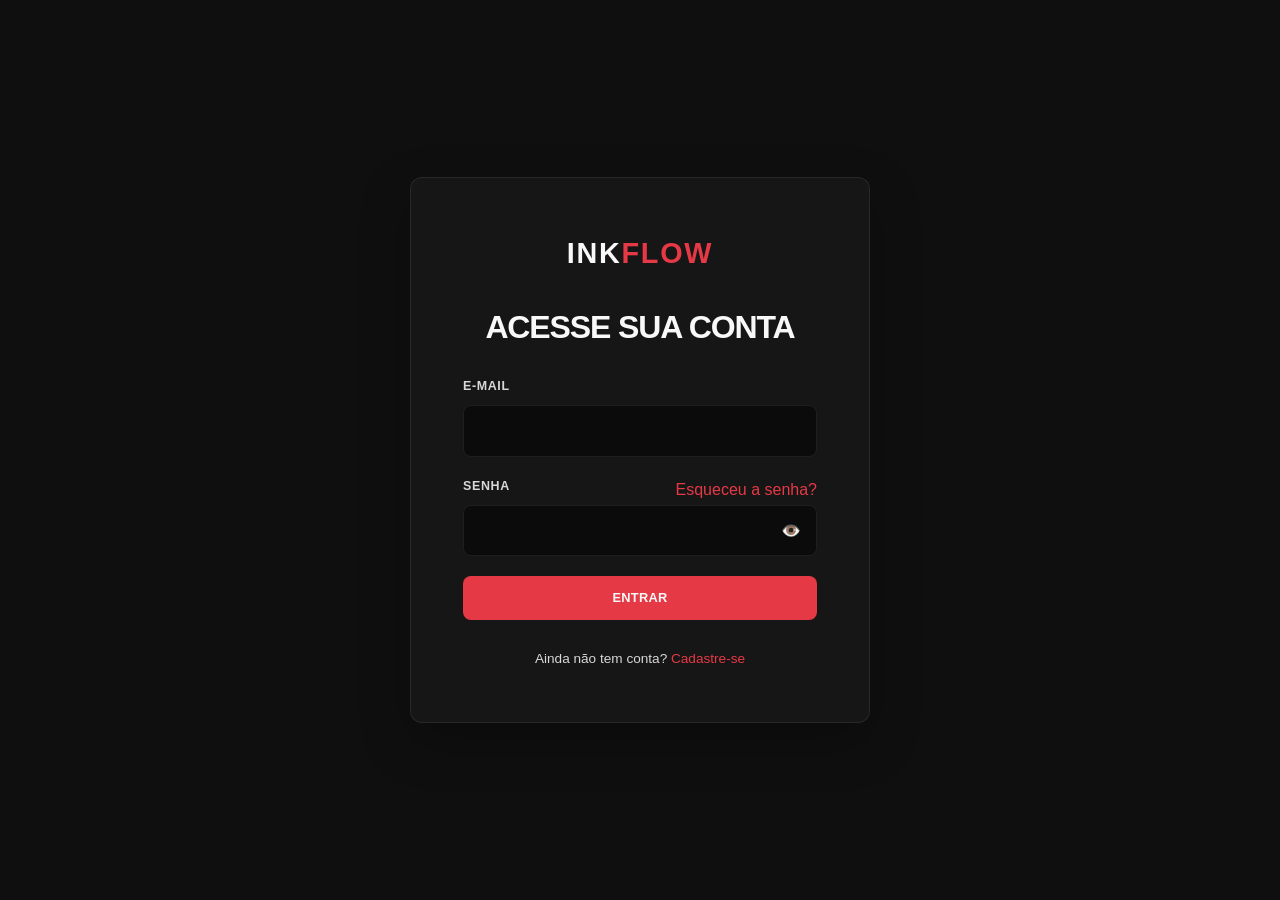
<file: frontend/auth/login/index.html>
<!DOCTYPE html>
<html lang="pt-BR">
<head>
  <meta charset="UTF-8">
  <title>Entrar — InkFlow</title>
  <link rel="stylesheet" href="../../assets/css/style.css">
</head>
<body class="body-auth">
  <main class="auth-card">
    <a href="../../pages/home/index.html" class="auth-card__logo">Ink<span class="logo__highlight">Flow</span></a>
    <h2>Acesse sua conta</h2>
    
    <div id="login-error" class="form-group" style="color: var(--color-danger); text-align: center; font-size: var(--font-size-sm); display: none;"></div>

    <form id="login-form" data-api-endpoint="/api/v1/auth/login">
      <div class="form-group">
        <label for="login-email" class="label">E-mail</label>
        <input type="email" id="login-email" name="email" class="input" required autocomplete="email">
      </div>
      <div class="form-group">
        <div class="label-row">
          <label for="login-password" class="label">Senha</label>
          <a href="#" class="text-sm">Esqueceu a senha?</a>
        </div>
        <div style="position: relative;">
          <input type="password" id="login-password" name="password" class="input" required style="padding-right: 40px;">
          <button type="button" id="toggle-password" style="position: absolute; right: 10px; top: 50%; transform: translateY(-50%); background: none; border: none; cursor: pointer; color: var(--color-text-muted);">👁️</button>
        </div>
      </div>
      <button type="submit" class="btn btn--primary btn--block">Entrar</button>
    </form>

    <div class="auth-card__footer">
      <p>Ainda não tem conta? <a href="../register/index.html">Cadastre-se</a></p>
    </div>
  </main>
  
  <script type="module" src="../../assets/js/login.js"></script>
</body>
</html>
</file>
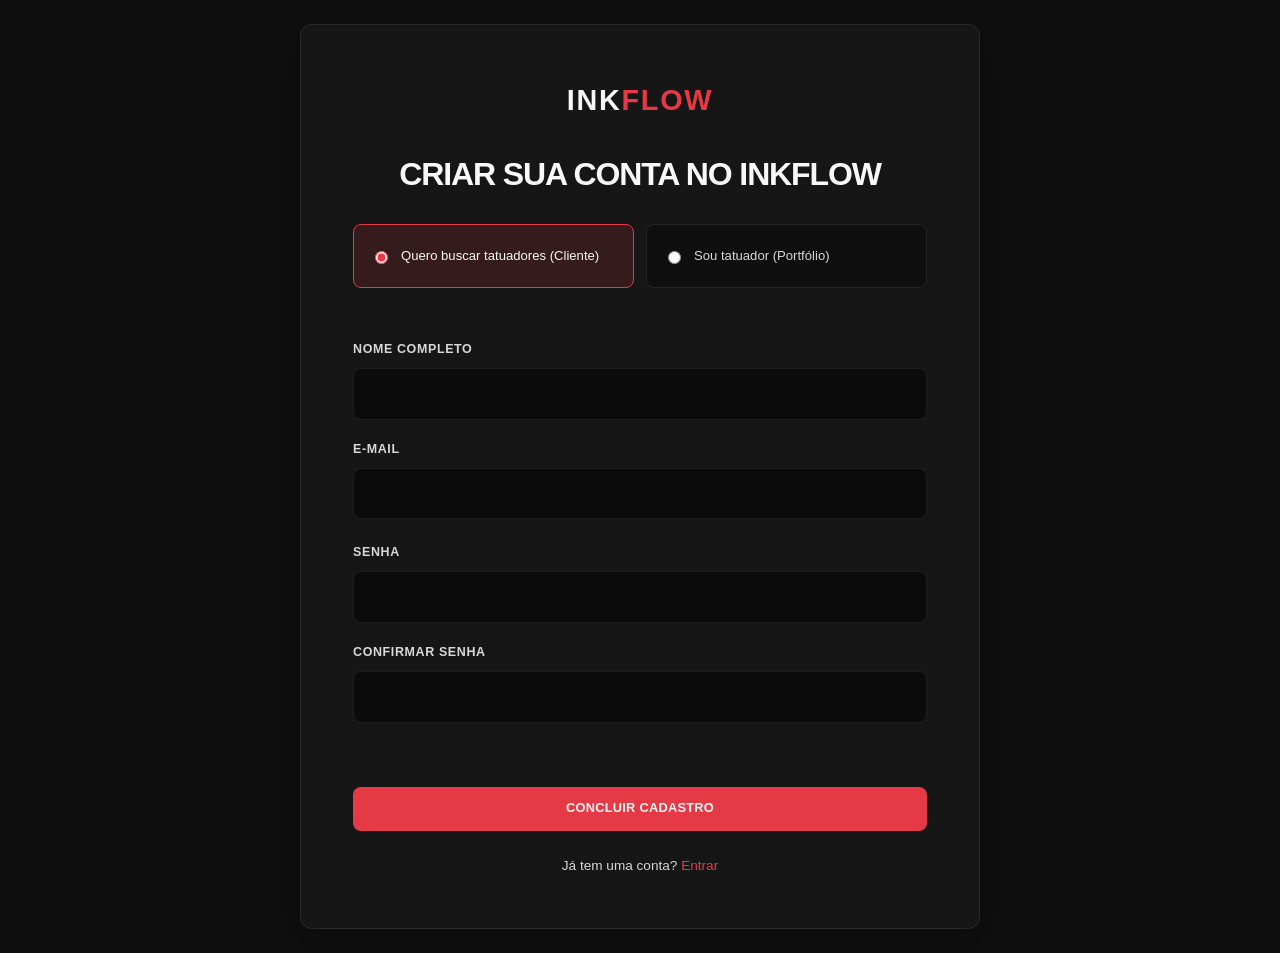
<file: frontend/auth/register/index.html>
<!DOCTYPE html>
<html lang="pt-BR">
<head>
  <meta charset="UTF-8">
  <title>Criar Conta — InkFlow</title>
  <link rel="stylesheet" href="../../assets/css/style.css">
</head>
<body class="body-auth">
  <main class="auth-card auth-card--wide">
    <a href="../../pages/home/index.html" class="auth-card__logo">Ink<span class="logo__highlight">Flow</span></a>
    <h2>Criar sua conta no InkFlow</h2>

    <form id="register-form" data-api-endpoint="/api/v1/auth/register">
      <!-- SELEÇÃO DE TIPO DE CONTA -->
      <div class="role-selector">
        <label class="role-option">
          <input type="radio" name="account_type" value="client" checked>
          <span>Quero buscar tatuadores (Cliente)</span>
        </label>
        <label class="role-option">
          <input type="radio" name="account_type" value="artist">
          <span>Sou tatuador (Portfólio)</span>
        </label>
      </div>
      
      <div id="register-error" class="form-group margin-top-md" style="color: var(--color-danger); text-align: center; font-size: var(--font-size-sm); display: none;"></div>

      <div class="form-grid margin-top-md">
        <div class="form-group">
          <label for="reg-name" class="label">Nome Completo</label>
          <input type="text" id="reg-name" name="name" class="input" required>
        </div>
        <div class="form-group">
          <label for="reg-email" class="label">E-mail</label>
          <input type="email" id="reg-email" name="email" class="input" required>
        </div>
      </div>

      <div class="form-grid">
        <div class="form-group">
          <label for="reg-password" class="label">Senha</label>
          <input type="password" id="reg-password" name="password" class="input" minlength="8" required>
        </div>
        <div class="form-group">
          <label for="reg-password-confirm" class="label">Confirmar Senha</label>
          <input type="password" id="reg-password-confirm" name="password_confirm" class="input" minlength="8" required>
        </div>
      </div>

      <!-- CAMPOS DE ARTISTA (Escondidos por padrão) -->
      <div id="artist-fields" style="display: none; padding-top: 1rem; margin-top: 1rem; border-top: 1px solid var(--color-border);">
        <h3 style="margin-bottom: 1rem; font-size: var(--font-size-md);">Dados do Estúdio</h3>
        <div class="form-grid">
          <div class="form-group">
             <label class="label">Cidade</label>
             <input type="text" name="city" id="reg-city" class="input">
          </div>
          <div class="form-group">
             <label class="label">Estado (UF)</label>
             <input type="text" name="state" id="reg-state" class="input" maxlength="2">
          </div>
        </div>
        
        <div class="form-group">
           <label class="label">Estilos Principais (Selecione até 3)</label>
           <div class="chip-group" id="styles-chips">
              <label class="chip"><input type="checkbox" name="styles[]" value="blackwork"> Blackwork</label>
              <label class="chip"><input type="checkbox" name="styles[]" value="fineline"> Fine Line</label>
              <label class="chip"><input type="checkbox" name="styles[]" value="realismo"> Realismo</label>
              <label class="chip"><input type="checkbox" name="styles[]" value="oldschool"> Old School</label>
              <label class="chip"><input type="checkbox" name="styles[]" value="anime"> Anime</label>
           </div>
        </div>
        
        <div class="form-group">
           <label class="label">Foto de Perfil</label>
           <input type="file" id="reg-avatar" accept="image/*" class="input">
        </div>
      </div>

      <button type="submit" class="btn btn--primary btn--block margin-top-lg">Concluir Cadastro</button>
    </form>
    
    <div class="auth-card__footer margin-top-md text-center">
      <p>Já tem uma conta? <a href="../login/index.html">Entrar</a></p>
    </div>
  </main>
  
  <script type="module" src="../../assets/js/register.js"></script>
</body>
</html>
</file>
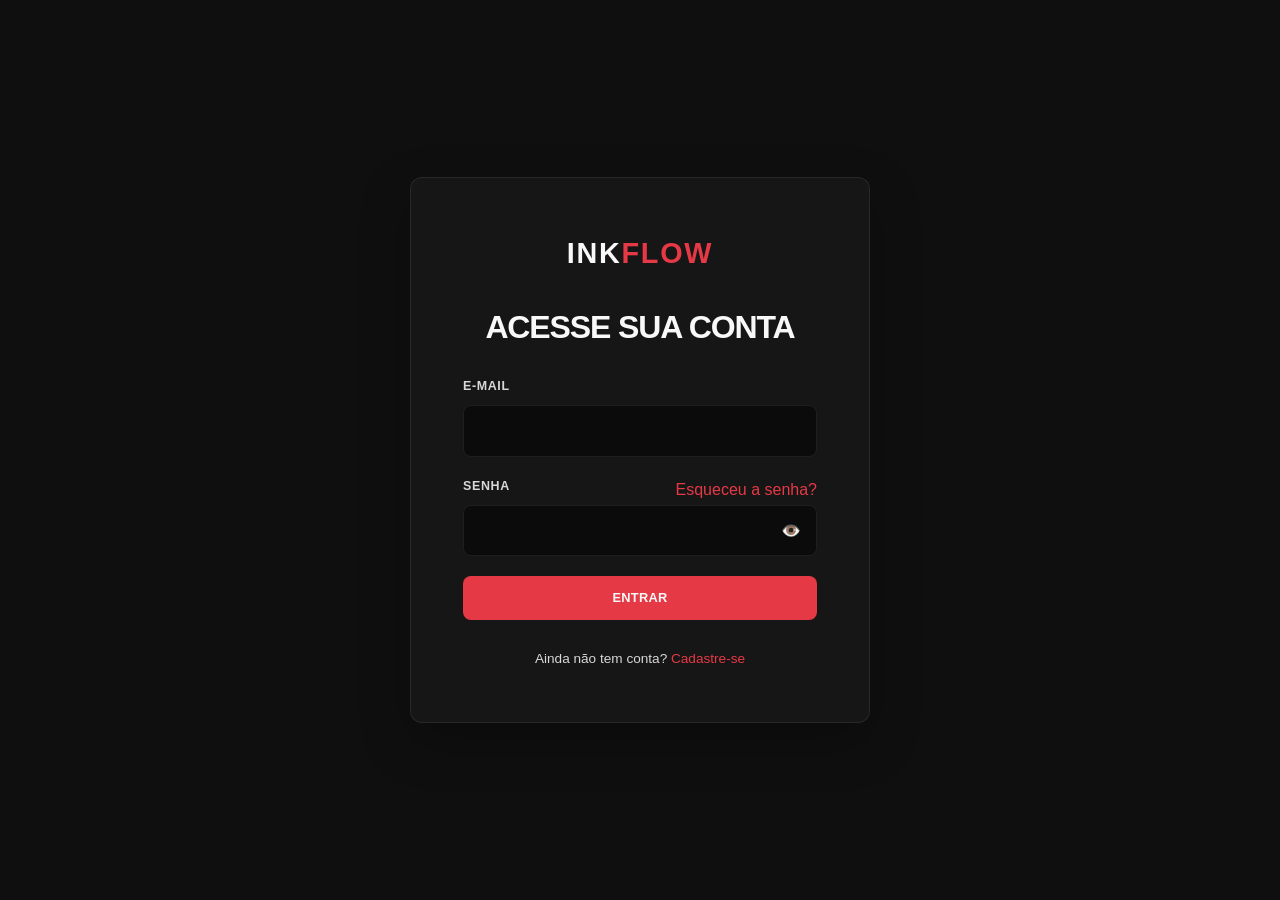
<file: frontend/dashboard/admin/index.html>
<!DOCTYPE html>
<html lang="pt-BR">
<head>
  <meta charset="UTF-8">
  <title>Painel Administrativo — InkFlow</title>
  <link rel="stylesheet" href="../../assets/css/style.css">
</head>
<body>
  <div class="dashboard-layout">
    <aside class="dashboard-sidebar sidebar--admin">
      <a href="../../pages/home/index.html" class="dashboard-sidebar__logo">InkFlow <small>Admin</small></a>
      <nav class="dashboard-nav" id="sidebar-nav">
        <a href="#resumo" class="dashboard-nav__item dashboard-nav__item--active" data-section="resumo">📊 Resumo Geral</a>
        <a href="#usuarios" class="dashboard-nav__item" data-section="usuarios">👥 Usuários</a>
        <a href="#artistas" class="dashboard-nav__item" data-section="artistas">🎨 Artistas</a>
        <a href="#aprovacoes" class="dashboard-nav__item" data-section="aprovacoes">✅ Aprovações</a>
        <a href="#comunidade" class="dashboard-nav__item" data-section="comunidade">💬 Comunidade</a>
      </nav>
    </aside>

    <main class="dashboard-main">
      <header class="dashboard-header" style="display: flex; justify-content: space-between; align-items: center;">
        <h2 id="dashboard-title">Resumo Geral</h2>
        <div class="user-badge" id="user-greeting" style="font-weight: bold;">Olá, Admin</div>
      </header>

      <div class="dashboard-content" id="dashboard-sections">
        
        <!-- RESUMO -->
        <section id="sec-resumo" class="dashboard-section active">
          <div class="grid grid--3-cols">
             <div class="stat-card" style="background: var(--color-bg-tertiary); padding: 1.5rem; border-radius: var(--radius-md);">
               <h4 style="color: var(--color-text-muted);">Total de Usuários</h4>
               <p style="font-size: 2rem; font-weight: bold;" id="stat-users">0</p>
             </div>
             <div class="stat-card" style="background: var(--color-bg-tertiary); padding: 1.5rem; border-radius: var(--radius-md);">
               <h4 style="color: var(--color-text-muted);">Artistas Ativos</h4>
               <p style="font-size: 2rem; font-weight: bold;" id="stat-artists">0</p>
             </div>
             <div class="stat-card" style="background: var(--color-bg-tertiary); padding: 1.5rem; border-radius: var(--radius-md);">
               <h4 style="color: var(--color-text-muted);">Tópicos no Fórum</h4>
               <p style="font-size: 2rem; font-weight: bold;" id="stat-posts">0</p>
             </div>
          </div>
        </section>

        <!-- USUÁRIOS -->
        <section id="sec-usuarios" class="dashboard-section" style="display: none;">
          <div style="display: flex; justify-content: space-between; align-items: center; margin-bottom: 1rem;">
             <h3>Gerenciar Usuários</h3>
             <input type="search" id="search-users" class="input input--search" placeholder="Buscar e-mail..." style="width: 300px;">
          </div>
          <div class="table-responsive">
            <table class="table">
              <thead>
                <tr><th>ID</th><th>Nome</th><th>E-mail</th><th>Papel</th><th>Cadastro</th><th>Ações</th></tr>
              </thead>
              <tbody id="users-table-body"></tbody>
            </table>
          </div>
        </section>

        <!-- ARTISTAS -->
        <section id="sec-artistas" class="dashboard-section" style="display: none;">
          <h3>Todos os Artistas</h3>
          <div class="table-responsive">
            <table class="table">
              <thead>
                <tr><th>Nome</th><th>Cidade/UF</th><th>Estilos</th><th>Verificado</th><th>Ações</th></tr>
              </thead>
              <tbody id="artists-table-body"></tbody>
            </table>
          </div>
        </section>

        <!-- APROVAÇÕES -->
        <section id="sec-aprovacoes" class="dashboard-section" style="display: none;">
          <h3>Tatuadores Pendentes de Verificação</h3>
          <div class="table-responsive">
            <table class="table">
              <thead>
                <tr>
                  <th>Nome</th>
                  <th>E-mail (ID Usuário)</th>
                  <th>Data Registro</th>
                  <th>Ações</th>
                </tr>
              </thead>
              <tbody id="approvals-table-body">
                <!-- Preenchido via JS -->
              </tbody>
            </table>
          </div>
        </section>

        <!-- COMUNIDADE -->
        <section id="sec-comunidade" class="dashboard-section" style="display: none;">
          <h3>Gerenciar Tópicos</h3>
          <div class="table-responsive">
            <table class="table">
              <thead>
                <tr><th>Categoria</th><th>Título</th><th>Autor</th><th>Curtidas</th><th>Ações</th></tr>
              </thead>
              <tbody id="posts-table-body"></tbody>
            </table>
          </div>
        </section>

      </div>
    </main>
  </div>

  <script type="module" src="../../assets/js/dashboard-admin.js"></script>
</body>
</html>
</file>
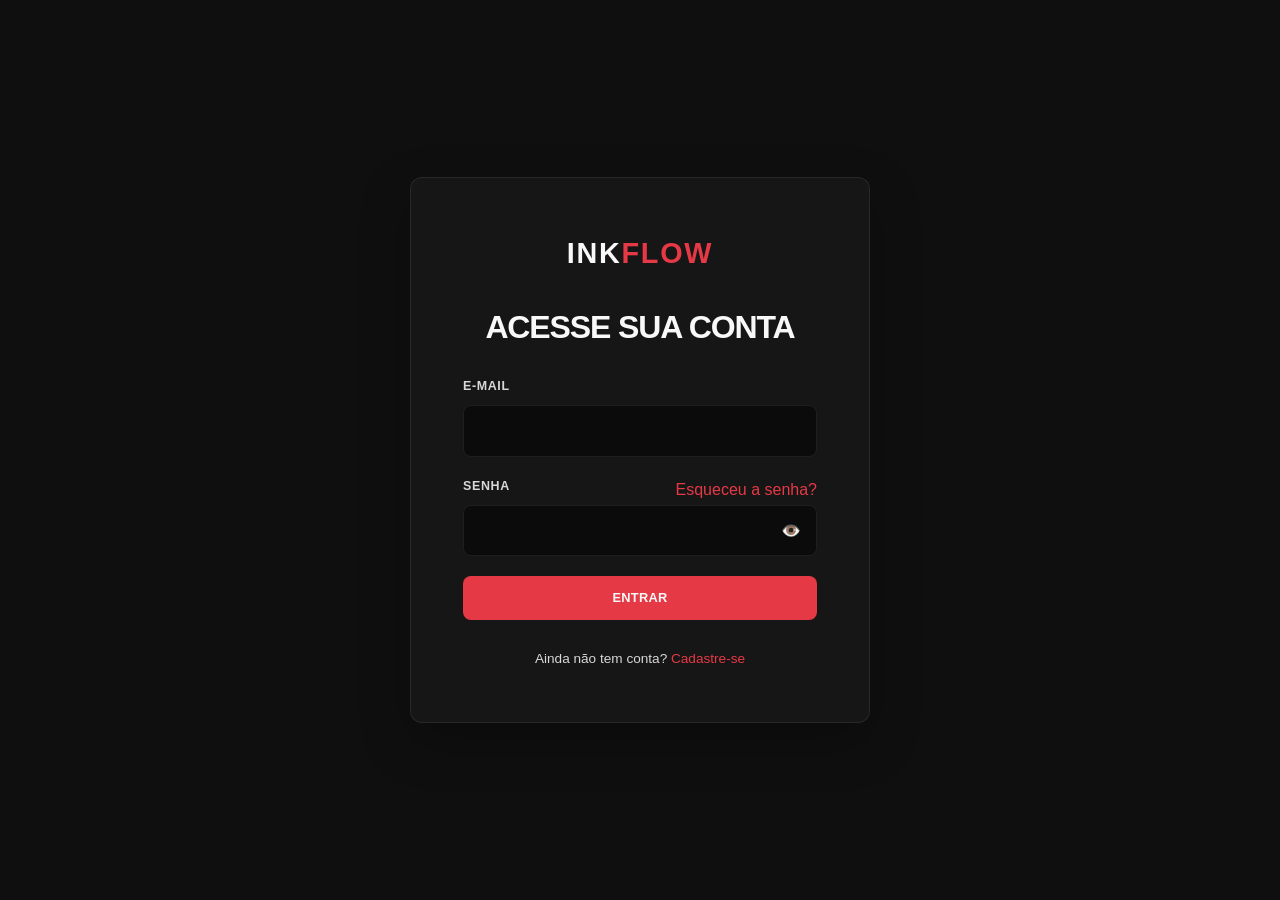
<file: frontend/dashboard/artist/index.html>
<!DOCTYPE html>
<html lang="pt-BR">
<head>
  <meta charset="UTF-8">
  <title>Painel do Tatuador — InkFlow Pro</title>
  <link rel="stylesheet" href="../../assets/css/style.css">
</head>
<body>
  <div class="dashboard-layout">
    <aside class="dashboard-sidebar">
      <a href="../../pages/home/index.html" class="dashboard-sidebar__logo">InkFlow <small>Pro</small></a>
      <nav class="dashboard-nav" id="sidebar-nav">
        <a href="#resumo" class="dashboard-nav__item dashboard-nav__item--active" data-section="resumo">📊 Resumo</a>
        <a href="#portfolio" class="dashboard-nav__item" data-section="portfolio">🖼️ Portfólio</a>
        <a href="#agenda" class="dashboard-nav__item" data-section="agenda">📅 Agenda</a>
        <a href="#solicitacoes" class="dashboard-nav__item" data-section="solicitacoes">📥 Solicitações</a>
        <a href="#mensagens" class="dashboard-nav__item" data-section="mensagens">💬 Mensagens</a>
        <a href="#clientes" class="dashboard-nav__item" data-section="clientes">👥 Clientes</a>
        <a href="#avaliacoes" class="dashboard-nav__item" data-section="avaliacoes">⭐ Avaliações</a>
        <a href="#configuracoes" class="dashboard-nav__item" data-section="configuracoes">⚙️ Configurações</a>
      </nav>
    </aside>

    <main class="dashboard-main">
      <header class="dashboard-header" style="display: flex; justify-content: space-between; align-items: center;">
        <h2 id="dashboard-title">Resumo</h2>
        <div style="display: flex; gap: 1rem; align-items: center;">
          <span id="user-greeting">Olá, Artista</span>
          <button class="btn btn--primary" id="btn-upload-work">+ Publicar Arte</button>
        </div>
      </header>

      <div class="dashboard-content" id="dashboard-sections">
        
        <!-- RESUMO -->
        <section id="sec-resumo" class="dashboard-section active">
          <div class="grid grid--4-cols" style="margin-bottom: 2rem;">
             <div class="stat-card" style="background: var(--color-bg-tertiary); padding: 1.5rem; border-radius: var(--radius-md);">
               <h4 style="color: var(--color-text-muted);">Visualizações (mês)</h4>
               <p style="font-size: 2rem; font-weight: bold;" id="stat-views">0</p>
             </div>
             <div class="stat-card" style="background: var(--color-bg-tertiary); padding: 1.5rem; border-radius: var(--radius-md);">
               <h4 style="color: var(--color-text-muted);">Trabalhos</h4>
               <p style="font-size: 2rem; font-weight: bold;" id="stat-works">0</p>
             </div>
             <div class="stat-card" style="background: var(--color-bg-tertiary); padding: 1.5rem; border-radius: var(--radius-md);">
               <h4 style="color: var(--color-text-muted);">Avaliação Média</h4>
               <p style="font-size: 2rem; font-weight: bold; color: var(--color-warning);" id="stat-rating">0.0</p>
             </div>
             <div class="stat-card" style="background: var(--color-bg-tertiary); padding: 1.5rem; border-radius: var(--radius-md);">
               <h4 style="color: var(--color-text-muted);">Novos Orçamentos</h4>
               <p style="font-size: 2rem; font-weight: bold; color: var(--color-success);" id="stat-quotes">0</p>
             </div>
          </div>
        </section>

        <!-- PORTFÓLIO -->
        <section id="sec-portfolio" class="dashboard-section" style="display: none;">
          <div class="grid grid--3-cols" id="portfolio-grid">
            <!-- Tattoos from API -->
          </div>
        </section>

        <!-- AGENDA -->
        <section id="sec-agenda" class="dashboard-section" style="display: none;">
          <h3>Próximas Sessões</h3>
          <div class="table-responsive">
            <table class="table">
              <thead>
                <tr><th>Cliente</th><th>Tatuagem</th><th>Data/Hora</th><th>Status</th><th>Ações</th></tr>
              </thead>
              <tbody id="agenda-table-body"></tbody>
            </table>
          </div>
        </section>

        <!-- SOLICITAÇÕES -->
        <section id="sec-solicitacoes" class="dashboard-section" style="display: none;">
          <h3>Solicitações de Orçamento</h3>
          <div class="table-responsive">
            <table class="table">
              <thead>
                <tr><th>Cliente</th><th>Ideia</th><th>Data Pedido</th><th>Status</th><th>Ações</th></tr>
              </thead>
              <tbody id="quotes-table-body"></tbody>
            </table>
          </div>
        </section>

        <!-- MENSAGENS -->
        <section id="sec-mensagens" class="dashboard-section" style="display: none;">
          <p>Caixa de entrada vazia.</p>
        </section>

        <!-- CLIENTES -->
        <section id="sec-clientes" class="dashboard-section" style="display: none;">
          <p>Nenhum cliente registrado ainda.</p>
        </section>

        <!-- AVALIAÇÕES -->
        <section id="sec-avaliacoes" class="dashboard-section" style="display: none;">
          <p>Nenhuma avaliação recebida ainda.</p>
        </section>

        <!-- CONFIGURAÇÕES -->
        <section id="sec-configuracoes" class="dashboard-section" style="display: none;">
          <form id="artist-settings-form" style="max-width: 600px;">
             <div class="form-group">
                <label class="label">Biografia</label>
                <textarea name="bio" id="set-bio" class="input" rows="4"></textarea>
             </div>
             <div class="form-group">
                <label class="label">Instagram URL</label>
                <input type="text" name="instagram" id="set-instagram" class="input">
             </div>
             <button type="submit" class="btn btn--primary">Salvar Alterações</button>
          </form>
        </section>

      </div>
    </main>

    <!-- MODAL: UPLOAD ARTE -->
    <template id="upload-modal-template">
       <div style="padding: 1rem;">
         <h2 style="margin-bottom: 1.5rem;">Adicionar ao Portfólio</h2>
         <form id="upload-work-form">
           <div class="form-group">
              <label class="label">Título da Obra</label>
              <input type="text" name="title" class="input" required>
           </div>
           <div class="form-grid">
             <div class="form-group">
                <label class="label">Estilo</label>
                <select name="style" class="select" required>
                   <option value="blackwork">Blackwork</option>
                   <option value="fineline">Fine Line</option>
                   <option value="realismo">Realismo</option>
                </select>
             </div>
             <div class="form-group">
                <label class="label">Parte do Corpo</label>
                <select name="bodyPart" class="select" required>
                   <option value="braco">Braço</option>
                   <option value="perna">Perna</option>
                   <option value="costas">Costas</option>
                </select>
             </div>
           </div>
           <div class="form-group">
              <label class="label">URL da Imagem</label>
              <input type="url" name="imageUrl" class="input" required placeholder="https://...">
           </div>
           <button type="submit" class="btn btn--primary btn--block margin-top-md">Publicar</button>
         </form>
       </div>
    </template>
  </div>
  
  <script type="module" src="../../assets/js/dashboard-artist.js"></script>
</body>
</html>
</file>
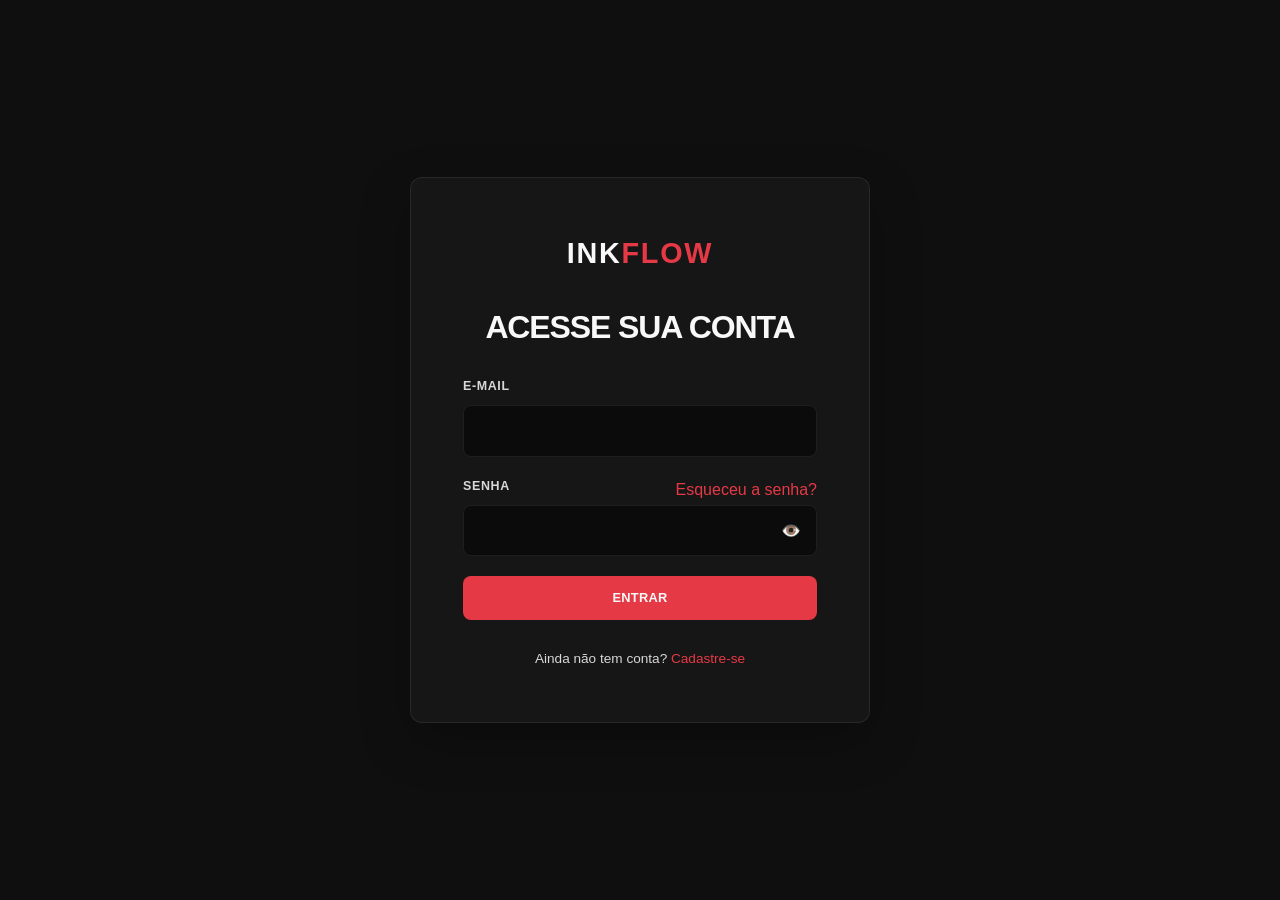
<file: frontend/dashboard/client/index.html>
<!DOCTYPE html>
<html lang="pt-BR">
<head>
  <meta charset="UTF-8">
  <title>Painel do Cliente — InkFlow</title>
  <link rel="stylesheet" href="../../assets/css/style.css">
</head>
<body>
  <div class="dashboard-layout">
    <!-- ASIDE SIDEBAR -->
    <aside class="dashboard-sidebar">
      <a href="../../pages/home/index.html" class="dashboard-sidebar__logo">InkFlow</a>
      <nav class="dashboard-nav" id="sidebar-nav">
        <a href="#resumo" class="dashboard-nav__item dashboard-nav__item--active" data-section="resumo">📊 Resumo</a>
        <a href="#agendamentos" class="dashboard-nav__item" data-section="agendamentos">📅 Agendamentos</a>
        <a href="#orcamentos" class="dashboard-nav__item" data-section="orcamentos">💬 Orçamentos</a>
        <a href="#mensagens" class="dashboard-nav__item" data-section="mensagens">✉️ Mensagens</a>
        <a href="#favoritos" class="dashboard-nav__item" data-section="favoritos">❤️ Favoritos</a>
        <a href="#configuracoes" class="dashboard-nav__item" data-section="configuracoes">⚙️ Configurações</a>
      </nav>
    </aside>

    <!-- CONTEÚDO PRINCIPAL -->
    <main class="dashboard-main">
      <header class="dashboard-header" style="display: flex; justify-content: space-between; align-items: center;">
        <h2 id="dashboard-title">Área do Cliente</h2>
        <div class="user-badge" id="user-greeting" style="font-weight: bold;">Olá, Visitante</div>
      </header>

      <div class="dashboard-content" id="dashboard-sections">
        
        <!-- RESUMO -->
        <section id="sec-resumo" class="dashboard-section active">
          <div class="grid grid--3-cols">
             <div class="stat-card" style="background: var(--color-bg-tertiary); padding: 1.5rem; border-radius: var(--radius-md);">
               <h4 style="color: var(--color-text-muted);">Próxima Sessão</h4>
               <p style="font-size: 1.25rem; font-weight: bold;" id="stat-next-app">Nenhuma</p>
             </div>
             <div class="stat-card" style="background: var(--color-bg-tertiary); padding: 1.5rem; border-radius: var(--radius-md);">
               <h4 style="color: var(--color-text-muted);">Orçamentos Ativos</h4>
               <p style="font-size: 1.5rem; font-weight: bold; color: var(--color-warning);" id="stat-active-quotes">0</p>
             </div>
             <div class="stat-card" style="background: var(--color-bg-tertiary); padding: 1.5rem; border-radius: var(--radius-md);">
               <h4 style="color: var(--color-text-muted);">Artistas Salvos</h4>
               <p style="font-size: 1.5rem; font-weight: bold; color: var(--color-success);" id="stat-saved-artists">0</p>
             </div>
          </div>
        </section>

        <!-- AGENDAMENTOS -->
        <section id="sec-agendamentos" class="dashboard-section" style="display: none;">
          <h3>Meus Agendamentos</h3>
          <div class="table-responsive">
            <table class="table">
              <thead>
                <tr><th>Artista</th><th>Tatuagem</th><th>Data/Hora</th><th>Status</th><th>Ações</th></tr>
              </thead>
              <tbody id="appointments-table-body"></tbody>
            </table>
          </div>
        </section>

        <!-- ORÇAMENTOS -->
        <section id="sec-orcamentos" class="dashboard-section" style="display: none;">
          <h3>Meus Pedidos de Orçamento</h3>
          <div class="table-responsive">
            <table class="table">
              <thead>
                <tr><th>Artista</th><th>Projeto</th><th>Data Pedido</th><th>Status</th><th>Ações</th></tr>
              </thead>
              <tbody id="quotes-table-body"></tbody>
            </table>
          </div>
        </section>

        <!-- MENSAGENS -->
        <section id="sec-mensagens" class="dashboard-section" style="display: none;">
          <p>Nenhuma mensagem recebida.</p>
        </section>

        <!-- FAVORITOS -->
        <section id="sec-favoritos" class="dashboard-section" style="display: none;">
          <h3 style="margin-bottom: 1rem;">Tatuagens Salvas</h3>
          <div class="grid grid--3-cols" id="fav-tattoos-grid" style="margin-bottom: 2rem;"></div>
          
          <h3 style="margin-bottom: 1rem;">Artistas que Sigo</h3>
          <div class="grid grid--3-cols" id="fav-artists-grid"></div>
        </section>

        <!-- CONFIGURAÇÕES -->
        <section id="sec-configuracoes" class="dashboard-section" style="display: none;">
          <form id="client-settings-form" style="max-width: 600px;">
             <div class="form-group">
                <label class="label">Nome Completo</label>
                <input type="text" name="name" id="set-name" class="input" required>
             </div>
             <div class="form-group">
                <label class="label">Foto de Perfil (URL)</label>
                <input type="url" name="avatar" id="set-avatar" class="input">
             </div>
             <button type="submit" class="btn btn--primary">Atualizar Perfil</button>
          </form>
        </section>
      </div>
    </main>
  </div>

  <script type="module" src="../../assets/js/dashboard-client.js"></script>
</body>
</html>
</file>
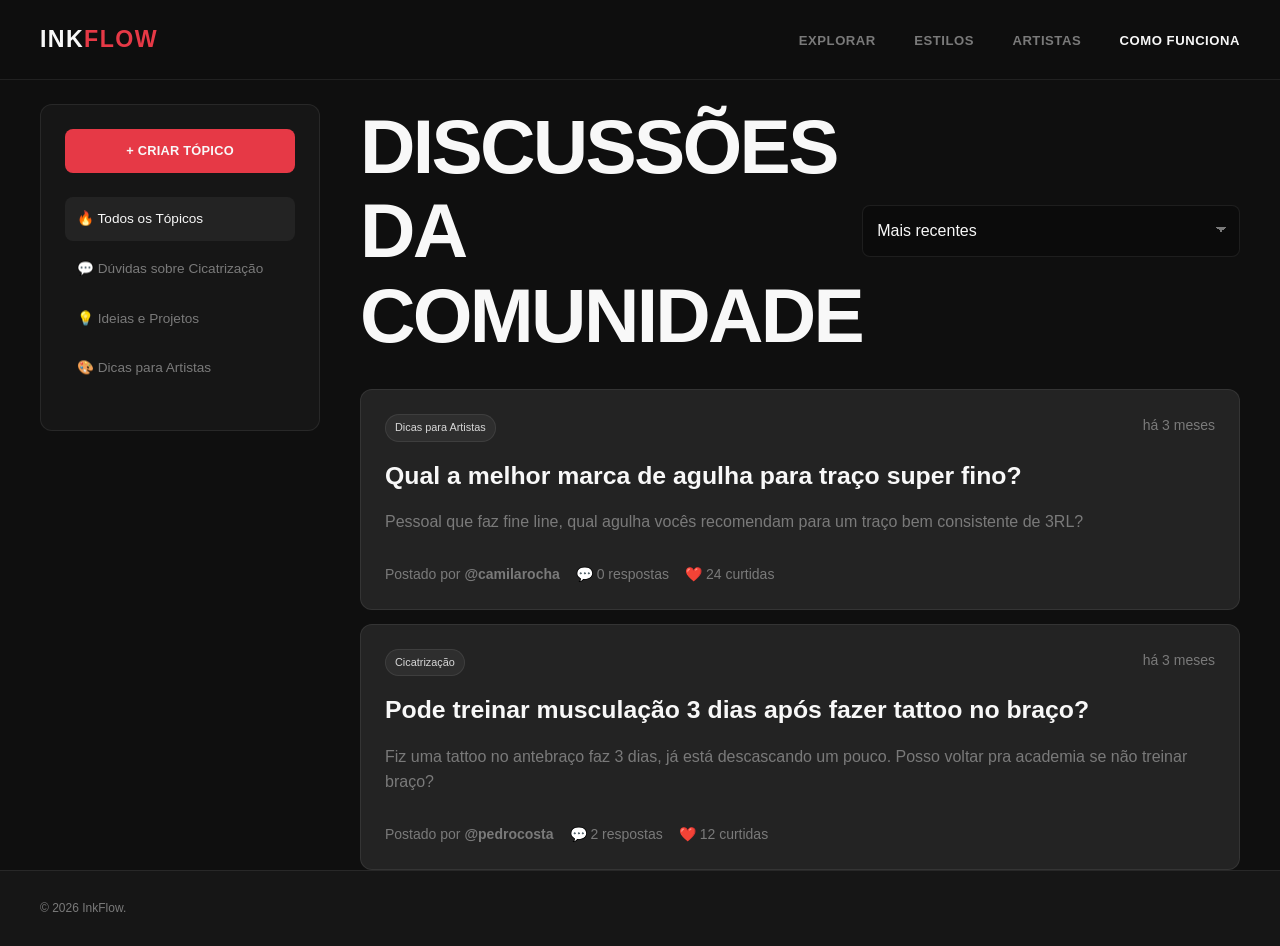
<file: frontend/pages/community/index.html>
<!DOCTYPE html>
<html lang="pt-BR">
<head>
  <meta charset="UTF-8">
  <title>Comunidade InkFlow — Fórum e Discussões</title>
  <link rel="stylesheet" href="../../assets/css/style.css">
</head>
<body>
  <header class="header">
    <div class="container header__container">
      <a href="../home/index.html" class="header__logo">Ink<span class="logo__highlight">Flow</span></a>
      <nav class="nav">
        <ul class="nav__list">
          <li><a href="../home/index.html" class="nav__link">Explorar</a></li>
          <li><a href="../styles/index.html" class="nav__link">Estilos</a></li>
          <li><a href="../artists/index.html" class="nav__link">Artistas</a></li>
          <li><a href="index.html" class="nav__link nav__link--active">Como funciona</a></li>
        </ul>
      </nav>
    </div>
  </header>

  <main class="container margin-top-md">
    <div class="layout-sidebar">
      <aside class="sidebar">
        <button class="btn btn--primary btn--block" id="btn-create-topic">+ Criar Tópico</button>
        <ul class="category-menu margin-top-md" id="category-filter">
          <li><a href="#" class="active" data-category="">🔥 Todos os Tópicos</a></li>
          <li><a href="#" data-category="Cicatrização">💬 Dúvidas sobre Cicatrização</a></li>
          <li><a href="#" data-category="Ideias e Projetos">💡 Ideias e Projetos</a></li>
          <li><a href="#" data-category="Dicas para Artistas">🎨 Dicas para Artistas</a></li>
        </ul>
      </aside>

      <section class="feed-content">
        <div style="display: flex; justify-content: space-between; align-items: center; margin-bottom: 2rem;">
          <h1>Discussões da Comunidade</h1>
          <select id="sort-posts" class="select select--sm">
             <option value="recent">Mais recentes</option>
             <option value="popular">Mais curtidos</option>
          </select>
        </div>

        <div class="state-container" id="posts-loading" hidden>
           <p>Carregando posts...</p>
        </div>

        <div class="state-container" id="posts-empty" hidden>
           <h3>Nenhuma discussão encontrada</h3>
        </div>

        <div class="topic-list" id="posts-container" data-api-container="topics-list">
          <!-- Dinâmico -->
        </div>
      </section>
    </div>
  </main>

  <!-- MODAL: CRIAR TÓPICO (template) -->
  <template id="create-topic-template">
     <div style="padding: 1rem;">
       <h2 style="margin-bottom: 1.5rem;">Criar Nova Discussão</h2>
       <form id="create-topic-form">
         <div class="form-group">
            <label class="label">Categoria</label>
            <select name="category" class="select" required>
               <option value="Cicatrização">Dúvidas sobre Cicatrização</option>
               <option value="Ideias e Projetos">Ideias e Projetos</option>
               <option value="Dicas para Artistas">Dicas para Artistas</option>
               <option value="Geral">Assunto Geral</option>
            </select>
         </div>
         <div class="form-group">
            <label class="label">Título</label>
            <input type="text" name="title" class="input" required minlength="10" placeholder="Ex: Qual a melhor pomada...">
         </div>
         <div class="form-group">
            <label class="label">Conteúdo</label>
            <textarea name="content" class="input" rows="5" required minlength="20" placeholder="Descreva sua dúvida ou ideia..."></textarea>
         </div>
         <button type="submit" class="btn btn--primary btn--block">Publicar</button>
       </form>
     </div>
  </template>

  <footer class="footer"><div class="container footer__container"><p>&copy; 2026 InkFlow.</p></div></footer>
  <script type="module" src="../../assets/js/community.js"></script>
</body>
</html>
</file>
<file: frontend/assets/css/style.css>
:root {
  /* Sistema visual base: paleta original, tipografia, raios e espaçamentos responsivos. */
  --color-bg-primary: #0F0F0F;
  --color-bg-secondary: #161616;
  --color-bg-tertiary: #232323;
  --color-bg-elevated: #2C2C2C;
  --color-text-primary: #F8F8F8;
  --color-text-secondary: #D8D8D8;
  --color-text-muted: #7A7A7A;
  --color-accent: #E63946;
  --color-accent-hover: #D62837;
  --color-accent-alpha: rgba(230, 57, 70, 0.15);
  --color-border: rgba(255, 255, 255, 0.08);
  --color-border-hover: #404040;
  --color-success: #2A9D8F;
  --color-warning: #E9C46A;
  --color-danger: #E63946;
  --font-heading: 'Space Grotesk', -apple-system, BlinkMacSystemFont, "Segoe UI", sans-serif;
  --font-body: 'Inter', -apple-system, BlinkMacSystemFont, "Segoe UI", sans-serif;
  --font-size-sm: .875rem;
  --font-size-md: 1rem;
  --font-size-lg: 1.125rem;
  --font-size-3xl: 2rem;
  --space-sm: .75rem;
  --space-md: 1rem;
  --space-lg: 1.5rem;
  --radius-sm: 4px;
  --radius-md: 8px;
  --radius-lg: 12px;
  --radius-full: 999px;
  --container-max-width: 1200px;
  --header-height: 80px;
  --content-padding: clamp(32px, 7vw, 88px) 20px;
  --section-gap: clamp(32px, 5vw, 64px);
  --shadow-card: 0 18px 50px rgba(0, 0, 0, 0.25);
}

*, *::before, *::after {
  box-sizing: border-box;
}

html {
  background: var(--color-bg-primary);
  color: var(--color-text-primary);
  font-size: 16px;
  scroll-behavior: smooth;
}

body {
  min-width: 320px;
  margin: 0;
  overflow-x: hidden;
  background: var(--color-bg-primary);
  color: var(--color-text-primary);
  font-family: var(--font-body);
  line-height: 1.6;
  -webkit-font-smoothing: antialiased;
}

h1, h2, h3, h4, h5, h6, p { margin: 0; }
h1, h2, h3, h4, h5, h6 {
  color: var(--color-text-primary);
  font-family: var(--font-heading);
  line-height: 1.1;
}
h1, h2 { text-transform: uppercase; font-weight: 800; letter-spacing: -0.035em; }
h1 { font-size: clamp(2.25rem, 6vw, 5.5rem); }
h2 { font-size: clamp(1.8rem, 3.5vw, 3.2rem); }
h3 { font-size: clamp(1.2rem, 2vw, 1.55rem); }
p { color: var(--color-text-secondary); }
a { color: var(--color-text-primary); text-decoration: none; }
a:hover { color: var(--color-accent); }
img { display: block; max-width: 100%; }
button, input, select, textarea { color: inherit; font: inherit; }
button { cursor: pointer; }
[hidden] { display: none !important; }

.container {
  width: min(100% - 40px, var(--container-max-width));
  margin-inline: auto;
}
/* Estrutura editorial compartilhada entre páginas e seções. */
.section { padding: var(--content-padding); }
.section__header {
  display: flex;
  align-items: end;
  justify-content: space-between;
  gap: 24px;
  margin-bottom: 40px;
}
.section__header h1, .section__header h2 { margin-bottom: 0; }
.section__subtitle { max-width: 680px; margin-top: 16px; color: var(--color-text-muted); }
.bg-light { background: var(--color-bg-primary); }
.grid { display: grid; gap: 24px; }
.grid--2-cols { grid-template-columns: repeat(2, minmax(0, 1fr)); }
.grid--3-cols { grid-template-columns: repeat(3, minmax(0, 1fr)); }
.grid--4-cols { grid-template-columns: repeat(4, minmax(0, 1fr)); }
.grid--5-cols, .grid--6-cols { grid-template-columns: repeat(5, minmax(0, 1fr)); }
.layout-sidebar { display: grid; grid-template-columns: 280px minmax(0, 1fr); gap: 40px; }

/* Navegação fixa: contraste alto, separação sutil e adaptação para mobile. */
.header {
  position: sticky;
  top: 0;
  z-index: 20;
  height: var(--header-height);
  border-bottom: 1px solid var(--color-border);
  background: rgba(15, 15, 15, 0.88);
  backdrop-filter: blur(14px);
}
.header__container { display: flex; align-items: center; justify-content: space-between; height: 100%; }
.header__logo, .dashboard-sidebar__logo, .auth-card__logo {
  font-family: var(--font-heading);
  font-size: 1.45rem;
  font-weight: 800;
  letter-spacing: .06em;
  text-transform: uppercase;
}
.logo__highlight { color: var(--color-accent); }
.nav__list { display: flex; align-items: center; gap: clamp(16px, 3vw, 40px); margin: 0; padding: 0; list-style: none; }
.nav__link { color: var(--color-text-muted); font-size: .82rem; font-weight: 600; text-transform: uppercase; letter-spacing: .04em; }
.nav__link:hover, .nav__link--active { color: var(--color-text-primary); }
.header__actions { display: flex; gap: 10px; }
.header__menu-btn { display: none; }

/* Controles de interação: botões, filtros, campos e estados de foco. */
.btn {
  display: inline-flex;
  min-height: 44px;
  align-items: center;
  justify-content: center;
  gap: 8px;
  padding: 10px 20px;
  border: 1px solid transparent;
  border-radius: var(--radius-md);
  font-size: .8rem;
  font-weight: 700;
  letter-spacing: .02em;
  text-transform: uppercase;
  transition: transform .2s ease, background .2s ease, border-color .2s ease, color .2s ease;
}
.btn:hover { transform: translateY(-2px); }
.btn--primary { background: var(--color-accent); color: var(--color-text-primary); }
.btn--primary:hover { background: var(--color-accent-hover); color: var(--color-text-primary); }
.btn--outline { border-color: var(--color-border-hover); background: transparent; color: var(--color-text-primary); }
.btn--outline:hover { border-color: var(--color-accent); color: var(--color-accent); }
.btn--secondary { border-color: var(--color-border); background: var(--color-bg-tertiary); }
.btn--success { background: var(--color-success); color: var(--color-text-primary); }
.btn--danger { background: var(--color-danger); color: var(--color-text-primary); }
.btn--block { width: 100%; }
.btn--sm { min-height: 36px; padding: 7px 13px; font-size: .7rem; }
.btn--xs { min-height: 30px; padding: 5px 10px; font-size: .65rem; }
.input, .select, .textarea {
  width: 100%;
  min-height: 48px;
  padding: 12px 14px;
  border: 1px solid var(--color-border);
  border-radius: var(--radius-md);
  outline: 0;
  background: #0B0B0B;
  color: var(--color-text-primary);
  transition: border-color .2s ease, box-shadow .2s ease;
}
.input:focus, .select:focus, .textarea:focus { border-color: var(--color-accent); box-shadow: 0 0 0 3px var(--color-accent-alpha); }
.input::placeholder, .textarea::placeholder { color: var(--color-text-muted); }
.select { appearance: none; background-image: linear-gradient(45deg, transparent 50%, var(--color-text-muted) 50%), linear-gradient(135deg, var(--color-text-muted) 50%, transparent 50%); background-position: calc(100% - 18px) 21px, calc(100% - 13px) 21px; background-repeat: no-repeat; background-size: 5px 5px, 5px 5px; padding-right: 36px; }
.form-group { margin-bottom: 20px; }
.label { display: block; margin-bottom: 8px; color: var(--color-text-secondary); font-size: .78rem; font-weight: 700; letter-spacing: .05em; text-transform: uppercase; }
.label-row { display: flex; justify-content: space-between; gap: 12px; }

/* Explorar e comunidade: composição de destaque, descoberta e conteúdo social. */
.page-header { padding: clamp(48px, 9vw, 112px) 20px 64px; border-bottom: 1px solid var(--color-border); }
.page-header h1 { max-width: 850px; }
.page-header p { max-width: 700px; margin-top: 20px; color: var(--color-text-muted); }
.hero { padding: var(--content-padding); }
.hero__container { display: grid; grid-template-columns: 1.1fr .9fr; align-items: center; gap: 64px; }
.hero__title, .hero-title { max-width: 760px; text-transform: uppercase; }
.hero__subtitle { max-width: 580px; margin: 24px 0 32px; color: var(--color-text-muted); font-size: 1.1rem; }
.hero__actions { display: flex; flex-wrap: wrap; gap: 12px; }
.hero__img { border: 1px solid var(--color-border); border-radius: var(--radius-lg); box-shadow: var(--shadow-card); }
.filter-bar { display: grid; grid-template-columns: 2fr 1fr 1fr auto; gap: 12px; align-items: end; margin-top: 40px; padding: 24px; border: 1px solid var(--color-border); border-radius: var(--radius-lg); background: var(--color-bg-secondary); }
.filter-bar__group { min-width: 0; }
.filter-bar > .btn { min-height: 48px; }
.featured-carousel, #artists-grid { display: grid; grid-template-columns: repeat(auto-fill, minmax(240px, 1fr)); gap: 24px; }
.gallery-grid { display: grid; grid-template-columns: repeat(auto-fill, minmax(250px, 1fr)); gap: 20px; }
.gallery-toolbar { display: flex; align-items: center; justify-content: space-between; gap: 20px; margin-bottom: 24px; }
.sort-wrapper { display: flex; align-items: center; gap: 10px; }
.sort-wrapper label { color: var(--color-text-muted); font-size: .8rem; }
.sort-wrapper .select { width: auto; min-width: 170px; }
.artist-card, .topic-card, .style-card-large, .stat-card {
  border: 1px solid var(--color-border);
  border-radius: var(--radius-lg);
  background: var(--color-bg-tertiary);
}
.artist-card { display: flex; min-width: 0; flex-direction: column; padding: 32px 24px 24px; text-align: center; transition: transform .25s ease, border-color .25s ease; }
.artist-card:hover { border-color: var(--color-border-hover); transform: translateY(-4px); }
.artist-card__avatar-wrap { position: relative; width: 88px; height: 88px; margin: 0 auto 20px; }
.artist-card__avatar { width: 100%; height: 100%; border: 2px solid var(--color-border-hover); border-radius: 50%; object-fit: cover; }
.artist-card__avatar-wrap .badge { position: absolute; right: -3px; bottom: 2px; }
.artist-card__body { display: flex; flex: 1; flex-direction: column; }
.artist-card__name { margin-bottom: 6px; font-size: 1.1rem; }
.artist-card__location { margin-bottom: 18px; color: var(--color-text-muted); font-size: .8rem; }
.artist-card__tags { display: flex; flex-wrap: wrap; justify-content: center; gap: 6px; margin-bottom: 24px; }
.artist-card .btn--block { margin-top: auto; }
.tag, .chip, .badge { display: inline-flex; align-items: center; justify-content: center; border-radius: var(--radius-full); }
.tag { padding: 5px 10px; border: 1px solid var(--color-border); background: rgba(255, 255, 255, .05); color: var(--color-text-secondary); font-size: .7rem; }
.tag--sm, .tag--xs { padding: 4px 9px; font-size: .68rem; }
.badge { min-width: 22px; min-height: 22px; padding: 3px 8px; background: var(--color-accent); color: var(--color-text-primary); font-size: .68rem; font-weight: 800; }
.tattoo-card { overflow: hidden; border: 1px solid var(--color-border); border-radius: var(--radius-lg); background: var(--color-bg-secondary); }
.tattoo-card__modal-trigger { position: relative; display: block; width: 100%; padding: 0; border: 0; background: none; }
.tattoo-card__img { width: 100%; aspect-ratio: 4 / 5; object-fit: cover; transition: transform .35s ease; }
.tattoo-card:hover .tattoo-card__img { transform: scale(1.04); }
.tattoo-card__overlay { position: absolute; inset: 0; display: grid; place-items: center; opacity: 0; background: rgba(15, 15, 15, .45); transition: opacity .2s ease; }
.tattoo-card:hover .tattoo-card__overlay { opacity: 1; }
.tattoo-card__info { display: flex; align-items: center; justify-content: space-between; gap: 12px; padding: 16px; }
.tattoo-card__artist { font-weight: 700; }
.style-card-large { overflow: hidden; }
.style-card-large > img, .style-card-large__img { width: 100%; aspect-ratio: 16 / 10; object-fit: cover; }
.style-card-large__content { padding: 24px; }
.topic-list { display: grid; gap: 14px; }
.topic-card { display: grid; gap: 12px; padding: 24px; }
.topic-card:hover { border-color: var(--color-border-hover); }
.topic-card__meta { display: flex; flex-wrap: wrap; gap: 16px; color: var(--color-text-muted); font-size: .78rem; }
.sidebar-filters, .sidebar { align-self: start; padding: 24px; border: 1px solid var(--color-border); border-radius: var(--radius-lg); background: var(--color-bg-secondary); }
.checkbox-group { display: grid; gap: 9px; }
.checkbox, .chip { color: var(--color-text-secondary); font-size: .82rem; }
.checkbox input, .chip input { accent-color: var(--color-accent); margin-right: 8px; }
.category-menu { display: grid; gap: 6px; padding: 0; list-style: none; }
.category-menu a { display: block; padding: 11px 12px; border-radius: var(--radius-md); color: var(--color-text-muted); font-size: .85rem; }
.category-menu a:hover, .category-menu a.active { background: var(--color-bg-tertiary); color: var(--color-text-primary); }

/* Áreas autenticadas: navegação lateral, métricas, tabelas e formulários. */
.dashboard-layout { display: grid; grid-template-columns: 250px minmax(0, 1fr); min-height: 100vh; }
.dashboard-sidebar { position: sticky; top: 0; height: 100vh; padding: 32px 18px; border-right: 1px solid var(--color-border); background: var(--color-bg-secondary); }
.dashboard-sidebar__logo { display: block; padding: 0 14px 36px; }
.dashboard-sidebar__logo small { display: block; margin-top: 5px; color: var(--color-accent); font-size: .62rem; letter-spacing: .12em; }
.dashboard-nav { display: grid; gap: 5px; }
.dashboard-nav__item { padding: 13px 14px; border-radius: var(--radius-md); color: var(--color-text-muted); font-size: .82rem; }
.dashboard-nav__item:hover, .dashboard-nav__item--active { background: var(--color-bg-tertiary); color: var(--color-text-primary); }
.dashboard-nav__item--active { box-shadow: inset 3px 0 var(--color-accent); }
.dashboard-main { min-width: 0; }
.dashboard-header { min-height: 96px; padding: 24px clamp(20px, 5vw, 64px); border-bottom: 1px solid var(--color-border); }
.dashboard-header h2 { font-size: clamp(1.4rem, 3vw, 2.4rem); }
.dashboard-content { padding: clamp(24px, 5vw, 64px); }
.dashboard-section { animation: fade-in .25s ease; }
.stat-card { padding: 24px; }
.stat-card h4 { color: var(--color-text-muted); font-size: .75rem; text-transform: uppercase; }
.stat-card p { margin-top: 14px; color: var(--color-text-primary); font-size: 2rem; font-weight: 800; }
.table-responsive { overflow-x: auto; border: 1px solid var(--color-border); border-radius: var(--radius-lg); }
.table { width: 100%; border-collapse: collapse; min-width: 620px; background: var(--color-bg-secondary); }
.table th, .table td { padding: 15px 18px; border-bottom: 1px solid var(--color-border); text-align: left; font-size: .82rem; }
.table th { color: var(--color-text-muted); font-size: .7rem; letter-spacing: .06em; text-transform: uppercase; }
.table tr:last-child td { border-bottom: 0; }
.table tr:hover td { background: var(--color-bg-tertiary); }
.form-grid { display: grid; grid-template-columns: repeat(2, minmax(0, 1fr)); gap: 16px; }

/* Autenticação, modais e utilitários compartilhados. */
.body-auth { display: grid; min-height: 100vh; place-items: center; padding: 24px; background: var(--color-bg-primary); }
.auth-card { width: min(100%, 460px); padding: clamp(28px, 6vw, 52px); border: 1px solid var(--color-border); border-radius: var(--radius-lg); background: var(--color-bg-secondary); box-shadow: var(--shadow-card); }
.auth-card--wide {
  width: min(100%, 680px);
}
.auth-card__logo { display: block; margin-bottom: 34px; text-align: center; font-size: 1.8rem; }
.auth-card h2 { margin-bottom: 32px; font-size: 2rem; text-align: center; }
.auth-card__footer { margin-top: 28px; text-align: center; font-size: .85rem; }
.auth-card__footer a, .text-sm { color: var(--color-accent); }
.auth-card--wide form {
  display: grid;
  gap: 4px;
}
.auth-card--wide .form-grid {
  grid-template-columns: 1fr;
  gap: 0;
}
.auth-card--wide .form-group {
  margin-bottom: 20px;
}
.role-selector {
  display: grid;
  grid-template-columns: repeat(2, minmax(0, 1fr));
  gap: 12px;
  margin-bottom: 24px;
}
.role-option {
  display: flex;
  min-height: 64px;
  align-items: center;
  gap: 10px;
  padding: 14px 16px;
  border: 1px solid var(--color-border);
  border-radius: var(--radius-md);
  background: var(--color-bg-primary);
  color: var(--color-text-secondary);
  cursor: pointer;
  font-size: .82rem;
  line-height: 1.35;
  transition: border-color .2s ease, background .2s ease;
}
.role-option:has(input:checked) {
  border-color: var(--color-accent);
  background: var(--color-accent-alpha);
  color: var(--color-text-primary);
}
.role-option input {
  accent-color: var(--color-accent);
  flex: 0 0 auto;
}
#artist-fields {
  margin-top: 12px !important;
  padding: 28px 0 8px !important;
  border-top-color: var(--color-border) !important;
}
#artist-fields h3 {
  margin-bottom: 20px !important;
  color: var(--color-text-primary);
  font-size: 1rem !important;
  letter-spacing: .04em;
  text-transform: uppercase;
}
.chip-group {
  display: grid;
  grid-template-columns: repeat(2, minmax(0, 1fr));
  gap: 10px;
}
.chip {
  justify-content: flex-start;
  min-height: 44px;
  padding: 10px 12px;
  border: 1px solid var(--color-border);
  background: var(--color-bg-primary);
}
.auth-card--wide input[type="file"] {
  padding: 10px;
}
.modal, .modal-overlay { position: fixed; inset: 0; z-index: 100; }
.modal { display: grid; place-items: center; padding: 20px; background: rgba(0, 0, 0, .75); }
.modal__content { position: relative; width: min(100%, 700px); max-height: 90vh; overflow-y: auto; padding: 28px; border: 1px solid var(--color-border); border-radius: var(--radius-lg); background: var(--color-bg-elevated); }
.modal__close { position: absolute; top: 12px; right: 16px; color: var(--color-text-muted); }
.state-container { padding: 48px 20px; text-align: center; }
.footer { margin-top: auto; border-top: 1px solid var(--color-border); background: var(--color-bg-secondary); }
.footer__container { padding-block: 28px; }
.footer p { color: var(--color-text-muted); font-size: .75rem; }
.text-center { text-align: center; }
.margin-top-md { margin-top: 24px; }
.margin-top-lg { margin-top: 40px; }
.margin-bottom-md { margin-bottom: 24px; }
.margin-bottom-lg { margin-bottom: 40px; }
.sr-only { position: absolute; width: 1px; height: 1px; padding: 0; overflow: hidden; clip: rect(0, 0, 0, 0); white-space: nowrap; border: 0; }
@keyframes fade-in { from { opacity: 0; transform: translateY(5px); } to { opacity: 1; transform: translateY(0); } }

@media (max-width: 1024px) {
  /* Reduz colunas sem perder a leitura em notebooks e tablets horizontais. */
  .hero__container { grid-template-columns: 1fr; gap: 36px; }
  .grid--4-cols { grid-template-columns: repeat(2, minmax(0, 1fr)); }
  .dashboard-layout { grid-template-columns: 210px minmax(0, 1fr); }
}
@media (max-width: 900px) {
  /* Filtros e sidebars passam para fluxo vertical em telas menores. */
  .filter-bar { grid-template-columns: 1fr; }
  .filter-bar > .btn { width: 100%; }
  .layout-sidebar { grid-template-columns: 1fr; }
  .sidebar-filters, .sidebar { position: static; }
}
@media (max-width: 720px) {
  /* Navegação, grids e dashboards assumem composição mobile. */
  .header__actions { display: none; }
  .nav { display: none; }
  .header__menu-btn { display: block; padding: 8px; border: 0; background: transparent; color: var(--color-text-primary); }
  .section__header, .gallery-toolbar { align-items: stretch; flex-direction: column; }
  .sort-wrapper, .sort-wrapper .select { width: 100%; }
  .grid--2-cols, .grid--3-cols, .grid--4-cols, .grid--5-cols, .grid--6-cols { grid-template-columns: 1fr; }
  .dashboard-layout { display: block; }
  .dashboard-sidebar { position: static; height: auto; padding: 18px; border-right: 0; border-bottom: 1px solid var(--color-border); }
  .dashboard-sidebar__logo { padding: 0 0 16px; }
  .dashboard-nav { display: flex; overflow-x: auto; }
  .dashboard-nav__item { flex: 0 0 auto; white-space: nowrap; }
  .dashboard-content { padding: 28px 20px; }
  .dashboard-header { padding: 22px 20px; }
  .form-grid { grid-template-columns: 1fr; }
  .role-selector, .chip-group { grid-template-columns: 1fr; }
}
@media (max-width: 480px) {
  /* Compactação final para smartphones estreitos. */
  .container { width: min(100% - 28px, var(--container-max-width)); }
  .page-header { padding-inline: 14px; }
  .hero__actions .btn { width: 100%; }
  .artist-card, .topic-card { padding: 22px 18px 18px; }
}
</file>
